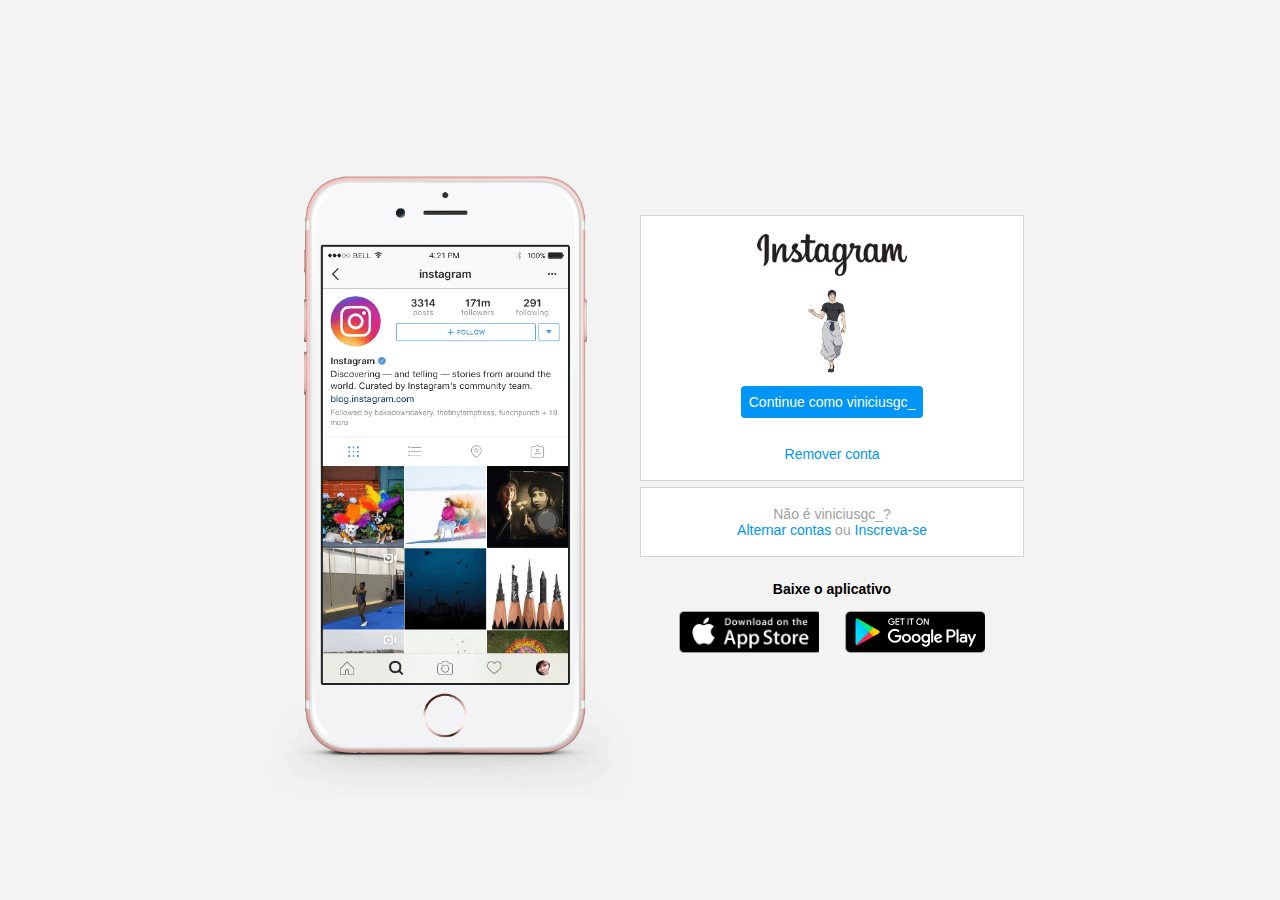
<file: index.html>
<!DOCTYPE html>
<html lang="en">
<head>
    <meta charset="UTF-8">
    <meta name="viewport" content="width=device-width, initial-scale=1.0">
    <link rel="stylesheet" href="style.css">
    <title>Instagram</title>
</head>
<body>
    <div class="instagram-wrapper">
        <div class="instagram-phone">
            <img src="/img/instagram-celular.png" alt="celular">
        </div>

        <div class="instagram-continue">
            <div class="group">
                <img src="/img/instagram-logo.png" class="instagram-logo" alt="logomarca">
                <div class="profile-photo">
                    <img src="/img/toji2.webp" alt="foto">
                </div>
                <a href="#" class="instagram-login">Continue como viniciusgc_</a> 
                <a href="#" class="instagram-logout">Remover conta</a>
            </div>

            <div class="group">
                <p class="not-account">
                    Não é viniciusgc_?
                </p>
                <p class="not-account">
                    <span class="link-blue">
                        Alternar contas
                    </span>
                    ou
                    <span class="link-blue">
                        Inscreva-se
                    </span>
                </p>
            </div>
            <div class="get-the-app">
                <p class="get-app">
                    Baixe o aplicativo
                </p>
                <div class="download">
                    <a href="#" class="app-download"></a>      
                    <a href="#" class="app-download"></a>
                </div>
            </div>
        </div>    
        
    </div>
</body>
</html>
</file>
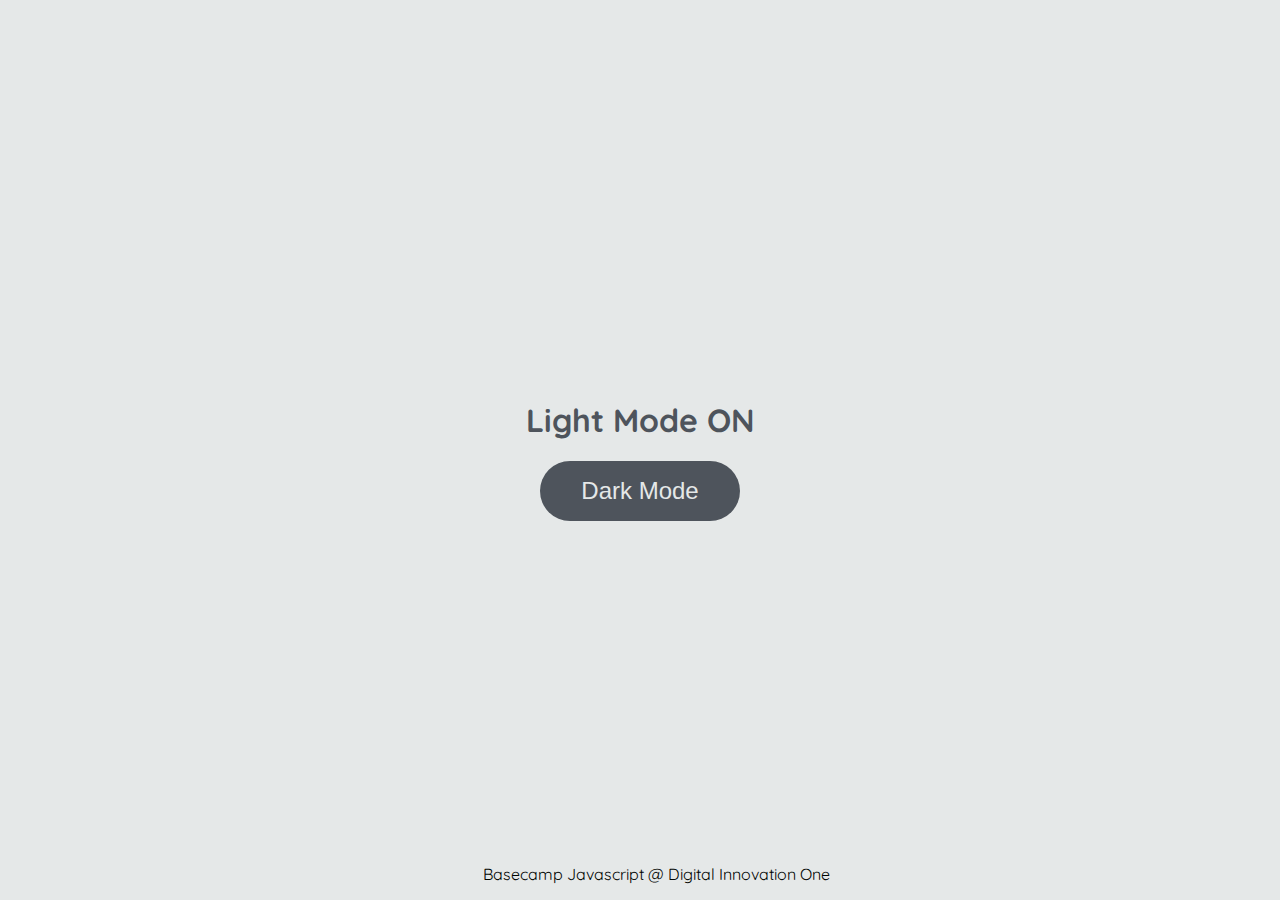
<file: Aula DOM/index.html>
<!DOCTYPE html>
<html lang="en">
	<head>
		<meta charset="UTF-8" />
		<meta http-equiv="X-UA-Compatible" content="IE=edge" />
		<meta name="viewport" content="width=device-width, initial-scale=1.0" />
		<link rel="stylesheet" href="./style.css" />
		<title>Dark mode and Light Mode</title>
	</head>
	<body>
		<main>
			<h1 id="page-title">Light Mode ON</h1>
			<button aria-label="selecionar-modo" id="mode-selector">Dark Mode</button>
		</main>

		<footer>Basecamp Javascript @ Digital Innovation One</footer>
		<script src="./main.js"></script>
	</body>
</html>
</file>
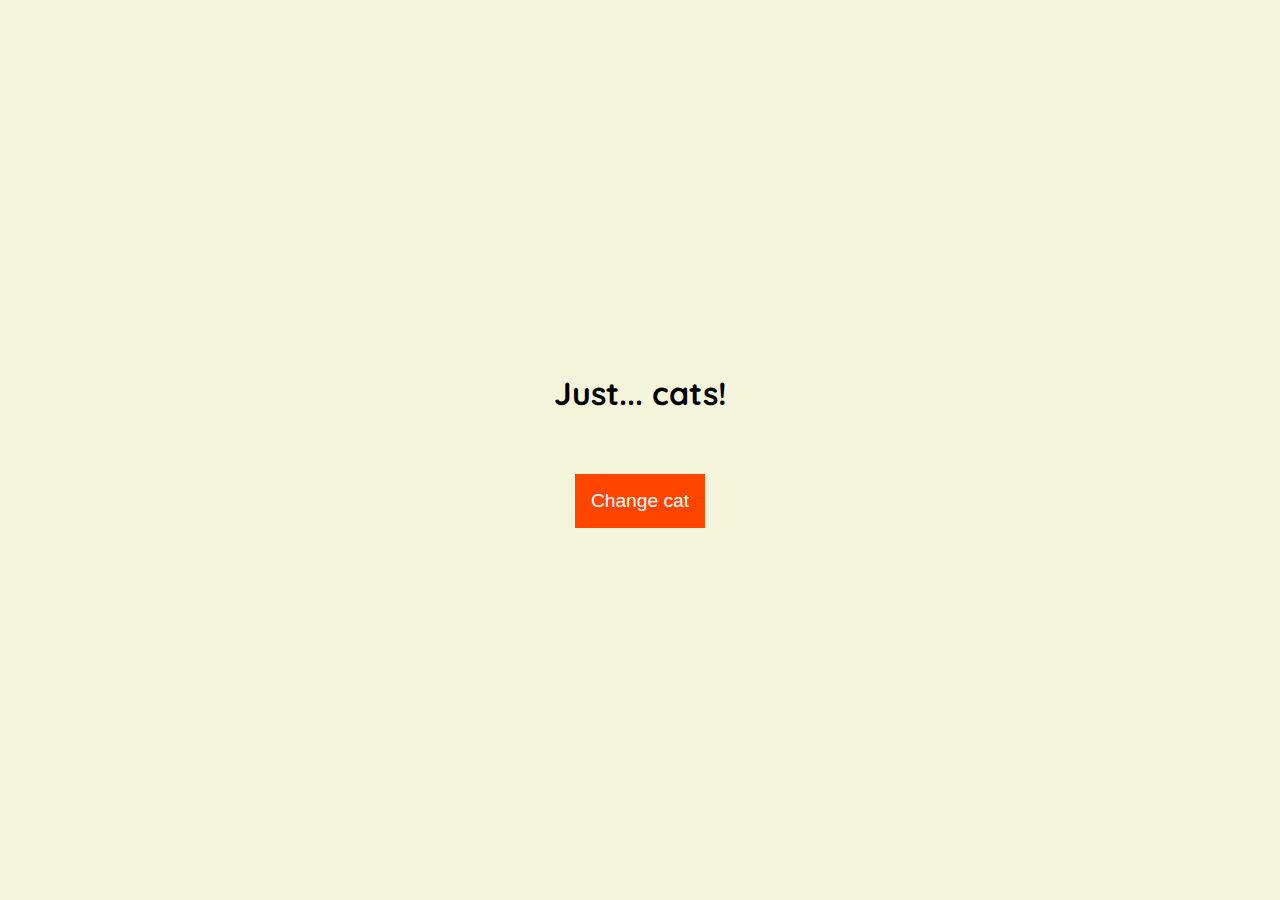
<file: cats/index.html>
<!DOCTYPE html>
<html lang="en">
	<head>
		<meta charset="UTF-8" />
		<meta http-equiv="X-UA-Compatible" content="IE=edge" />
		<meta name="viewport" content="width=device-width, initial-scale=1.0" />
		<link rel="stylesheet" href="style.css" />
		<title>Just... cats!</title>
	</head>
	<body>
		<main>
			<h1>Just... cats!</h1>
			<img id="cat" /><br />
			<button id="change-cat">Change cat</button>
		</main>
		<script src="script.js"></script>
	</body>
</html>
</file>
<file: style.css>
*{
    padding: 0;
    margin: 0;
    box-sizing: border-box;
    text-decoration: none;
    font-family: sans-serif;
    font-size: 14px;
}

body{
    width: 100%;
    min-height: 100vh;
    background-color: rgb(243, 243, 243);
    margin: 0;
    padding: 0;
    display: flex;
    justify-content: center;

}

.instagram-wrapper{
    display: flex;
    align-items: center;
    justify-content: start;
    width: 60%;
    height: 100vh;


}
.instagram-phone{
    display: flex;
    align-items: center;
    justify-content: center;
    width: 50%;

}

.instagram-phone img{
    height: 50rem;
}

.instagram-continue{
    display: flex;
    align-items: center;
    justify-content: space-around;
    flex-direction: column;
    width: 50%;
    min-height: 34rem;
}

.group{
    display: flex;
    justify-content: space-between;
    align-items: center;
    flex-direction: column;
    background-color: white;
    width: 100%;
    padding: 1.3rem 0 ;
    border: 1px solid lightgray;
}

.group:nth-child(1){
    min-height: 19rem;

}

.instagram-logo{
    height: 3rem;
}

.profile-photo{
    display: flex;
    justify-content: center;
    align-items: center;
    border-radius: 50%;
    overflow: hidden; 
}

.profile-photo img{
    height: 6rem;
}

.instagram-login{
    background-color: #0095F6;
    color: white;
    padding: 8px;
    border-radius: 4px;
}
.instagram-logout{
    color: #0095F6;
    margin-top: 1rem;

}
.not-account{
    color: rgb(160, 160, 160);

}
.link-blue{
    color: #0095F6;
}

.get-app{
    font-weight: bold;
}
.get-the-app{
    display: flex;
    flex-direction: column;
    align-items: center;
    justify-content: center;
    width: 100%;
    padding: 1.3rem 0;
}

.download{
    display: flex;
    width: 100%;
    justify-content: space-evenly;
    align-items: center;
    padding: 1rem;
}

.app-download{
    height: 3rem;
    width: 10rem;
    background-size: cover;
}

.app-download:nth-child(1){
    background-image: url(./img/apple-button.png);
}

.app-download:nth-child(2){
    background-image: url(./img/googleplay-button.png);
}

/* media queries */

@media(max-width:1024px){
    .instagram-wrapper{
        width: 90%;
    }
}

@media(max-width:650px){
    body{
        background-color: white;
    }
    .group{
        border: 2px solid transparent;
    }
    .instagram-wrapper{
        width: 90%;
    }
    .instagram-phone{
        display: none;
    }
    .instagram-continue{
        width: 100%;
    }
}
</file>
<file: Aula DOM/style.css>
@import url('https://fonts.googleapis.com/css2?family=Quicksand:wght@300;400;600&display=swap');

body {
	background-color: #e5e8e8;
	color: #4e545c;
	margin: 0;
	font-family: 'Quicksand';
}

body.dark-mode {
	background-color: #000401;
	color: #e5e8e8;
}

main {
	height: 100vh;
	width: 100%;
	display: flex;
	flex-direction: column;
	align-items: center;
	justify-content: center;
}

footer {
	width: 100%;
	background-color: #e5e8e8;
	padding: 16px;
	color: #000401;
	position: fixed;
	bottom: 0;
	text-align: center;
	font-weight: 400;
}

footer.dark-mode {
	background-color: #000401;
	color: #e5e8e8;
}

button {
	border-radius: 40px;
	font-size: 1.5rem;
	height: 60px;
	width: 200px;
	border: none;
	background-color: #4e545c;
	color: #e5e8e8;
	transition: all 0.5s linear;
}

button:hover {
	background-color: #000401;
}

button.dark-mode {
	background-color: #e5e8e8;
	color: #4e545c;
}

button.dark-mode:hover {
	background-color: #4e545c;
	color: #e5e8e8;
}
</file>
<file: cats/style.css>
@import url('https://fonts.googleapis.com/css2?family=Quicksand:wght@400;500;600&display=swap');

body {
	display: flex;
	align-items: center;
	justify-content: center;
	font-family: 'Quicksand', sans-serif;
	height: 100vh;
	margin: 0;
	background-color: beige;
}

img {
	max-width: 600px;
	border-radius: 30px;
}

main {
	text-align: center;
}

button {
	border: 0;
	font-size: 1.2rem;
	font-weight: 500;
	padding: 16px;
	background: orangered;
	color: white;
	margin: 20px 0;
	cursor: pointer;
	transition: all 0.5s ease-in-out;
}

button:hover {
	background: orange;
}
</file>
